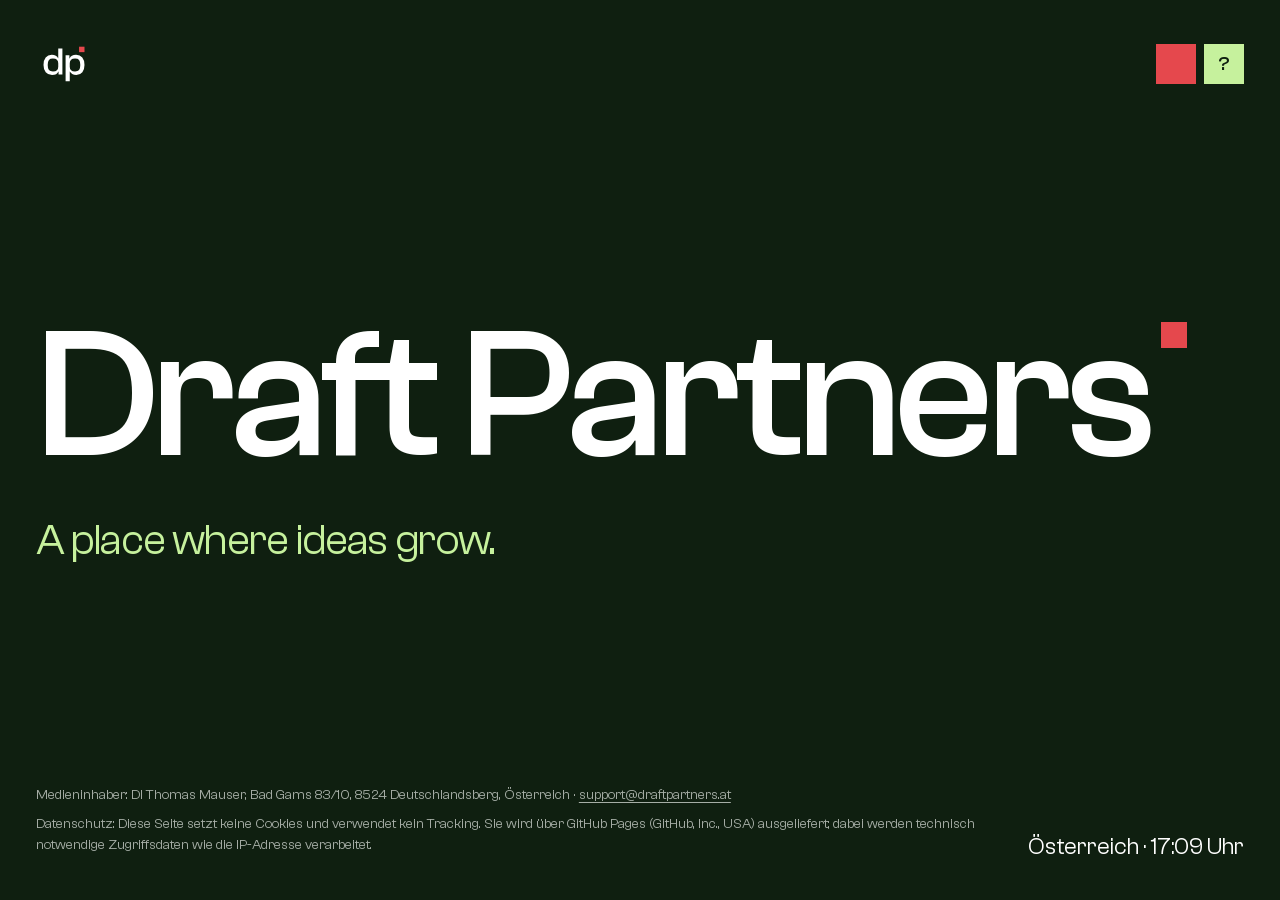
<file: index.html>
<!doctype html>
<html lang="de">
<head>
  <meta charset="utf-8">
  <meta name="viewport" content="width=device-width, initial-scale=1">
  <meta name="theme-color" content="#0f1f10">
  <link rel="icon" href="/favicon.svg" type="image/svg+xml">
  <link rel="apple-touch-icon" href="/apple-touch-icon.png">
  <title>Draft Partners – A place where ideas grow</title>
  <meta name="description" content="Draft Partners – A place where ideas grow.">
  <link rel="preload" href="/assets/fonts/ClashGrotesk-500.woff2" as="font" type="font/woff2" crossorigin>
  <link rel="stylesheet" href="/assets/landing.css?v=7">
  <script>document.documentElement.classList.add('js')</script>
</head>
<body>
  <header>
    <a href="/" aria-label="Draft Partners"><svg xmlns="http://www.w3.org/2000/svg" class="mark" width="56" height="56" viewBox="0 0 216 216" aria-hidden="true"><path transform="translate(24.00 148.78)" d="M37.80 1.50L37.80 1.50Q22.05 1.50 13.50-8.92Q4.95-19.35 4.95-37.35L4.95-37.35Q4.95-55.20 13.35-65.63Q21.750-76.05 36.90-76.05L36.90-76.05Q46.20-76.05 52.42-72.30Q58.65-68.55 61.35-63L61.35-63L61.80-63L61.80-100.50L77.85-100.50L77.85 0L63 0L63-12.30L62.40-12.30Q56.55 1.50 37.80 1.50ZM25.88-56.63Q21.15-51 21.15-37.35Q21.15-23.70 25.80-18Q30.45-12.30 41.40-12.30L41.40-12.30Q61.80-12.30 61.80-30.60L61.80-30.60L61.80-43.95Q61.80-62.25 41.40-62.25L41.40-62.25Q30.60-62.25 25.88-56.63Z M106.20-11.55L106.20 25.95L90.15 25.95L90.15-74.55L104.85-74.55L104.85-62.25L105.60-62.25Q111-76.05 130.50-76.05L130.50-76.05Q146.10-76.05 154.57-65.63Q163.05-55.20 163.05-37.20L163.05-37.20Q163.05-19.35 154.80-8.92Q146.55 1.50 131.55 1.50L131.55 1.50Q122.10 1.50 115.72-2.17Q109.35-5.85 106.65-11.55L106.65-11.55L106.20-11.55ZM106.20-43.95L106.20-30.60Q106.20-12.30 126.60-12.30L126.60-12.30Q137.40-12.30 142.13-18Q146.85-23.70 146.85-37.20L146.85-37.20Q146.85-50.85 142.20-56.55Q137.55-62.25 126.60-62.25L126.60-62.25Q106.20-62.25 106.20-43.95L106.20-43.95Z" fill="#ffffff"/><rect x="166.05" y="41.28" width="21" height="21" fill="#e5484d"/></svg></a>
    <div class="controls">
      <button class="font-reset" type="button" data-font-reset aria-label="Originalschrift" title="Originalschrift"></button>
      <button class="font-switch" type="button" data-font-switch lang="en" aria-label="Change your perspective" title="Change your perspective">?</button>
    </div>
  </header>
  <main>
    <h1 translate="no">Draft Partners<span class="dot" aria-hidden="true"></span></h1>
    <p class="vision" lang="en">A place where ideas grow.</p>
  </main>
  <footer>
    <div class="legal">
      <p>Medieninhaber: DI Thomas Mauser, Bad Gams 83/10, 8524 Deutschlandsberg, Österreich · <a href="mailto:support@draftpartners.at">support@draftpartners.at</a></p>
      <p>Datenschutz: Diese Seite setzt keine Cookies und verwendet kein Tracking. Sie wird über GitHub Pages (GitHub, Inc., USA) ausgeliefert; dabei werden technisch notwendige Zugriffsdaten wie die IP-Adresse verarbeitet.</p>
    </div>
    <p class="clock">Österreich · <span data-time>MEZ</span></p>
  </footer>
  <script>
    (() => {
      const el = document.querySelector('[data-time]');
      const fmt = new Intl.DateTimeFormat('de-AT', { timeZone: 'Europe/Vienna', hour: '2-digit', minute: '2-digit' });
      const tick = () => { el.textContent = `${fmt.format(new Date())} Uhr`; };
      tick();
      setInterval(tick, 30000);

      const fonts = ['Fraunces', 'Instrument Serif', 'Space Mono', 'Syne', 'Unbounded', 'Bricolage Grotesque', 'Playfair Display', 'DM Serif Display', 'Abril Fatface', 'Bebas Neue', 'Bungee', 'Archivo Black', 'Alfa Slab One', 'Shrikhand', 'Pacifico', 'Caveat', 'Permanent Marker', 'Orbitron', 'Cinzel', 'UnifrakturMaguntia', 'Special Elite', 'VT323', 'Major Mono Display', 'Comfortaa'];
      const h1 = document.querySelector('h1');
      const vision = document.querySelector('.vision');
      const text = h1.firstChild;
      const letters = [...text.textContent].map((ch) => {
        if (ch === ' ') return document.createTextNode(' ');
        const s = document.createElement('span');
        s.className = 'ch';
        s.textContent = ch;
        return s;
      });
      text.replaceWith(...letters);
      const spans = letters.filter((n) => n.nodeType === 1);
      let last = '';
      const pick = () => { let f; do { f = fonts[Math.floor(Math.random() * fonts.length)]; } while (f === last); last = f; return f; };

      const settle = (el, delay) => {
        el.classList.remove('is-new');
        void el.offsetWidth; // restart the animation
        el.style.animationDelay = `${delay}ms`;
        el.classList.add('is-new');
      };
      // wide mixes (e.g. Unbounded) must not run off the screen
      const fit = async (used) => {
        h1.style.fontSize = '';
        await Promise.all(used.map((f) => document.fonts.load(`500 1em "${f}"`)));
        const over = h1.scrollWidth / h1.clientWidth;
        if (over > 1) h1.style.fontSize = `${parseFloat(getComputedStyle(h1).fontSize) / over}px`;
      };
      document.querySelector('[data-font-switch]').addEventListener('click', () => {
        const used = spans.map((s) => { const f = pick(); s.style.fontFamily = `"${f}", "Clash Grotesk"`; return f; });
        spans.forEach((s, n) => settle(s, n * 35));
        vision.style.fontFamily = `"${pick()}", "Clash Grotesk"`;
        fit([...new Set(used)]);
      });
      document.querySelector('[data-font-reset]').addEventListener('click', () => {
        spans.forEach((s, n) => { s.style.fontFamily = ''; settle(s, n * 35); });
        vision.style.fontFamily = '';
        h1.style.fontSize = '';
      });
    })();
  </script>
</body>
</html>
</file>
<file: assets/landing.css>
@font-face {
  font-family: "Clash Grotesk";
  src: url("/assets/fonts/ClashGrotesk-400.woff2") format("woff2");
  font-weight: 400;
  font-display: swap;
}
@font-face {
  font-family: "Clash Grotesk";
  src: url("/assets/fonts/ClashGrotesk-500.woff2") format("woff2");
  font-weight: 500;
  font-display: swap;
}

/* fonts for the creative mix (all OFL, self-hosted; only downloaded when a letter uses them) */
@font-face { font-family: "Fraunces"; src: url("/assets/fonts/mix/Fraunces.woff2") format("woff2"); font-weight: 400 600; font-display: swap; }
@font-face { font-family: "Instrument Serif"; src: url("/assets/fonts/mix/InstrumentSerif.woff2") format("woff2"); font-weight: 400 600; font-display: swap; }
@font-face { font-family: "Space Mono"; src: url("/assets/fonts/mix/SpaceMono.woff2") format("woff2"); font-weight: 400 600; font-display: swap; }
@font-face { font-family: "Syne"; src: url("/assets/fonts/mix/Syne.woff2") format("woff2"); font-weight: 400 600; font-display: swap; }
@font-face { font-family: "Unbounded"; src: url("/assets/fonts/mix/Unbounded.woff2") format("woff2"); font-weight: 400 600; font-display: swap; }
@font-face { font-family: "Bricolage Grotesque"; src: url("/assets/fonts/mix/BricolageGrotesque.woff2") format("woff2"); font-weight: 400 600; font-display: swap; }
@font-face { font-family: "Playfair Display"; src: url("/assets/fonts/mix/PlayfairDisplay.woff2") format("woff2"); font-weight: 400 600; font-display: swap; }
@font-face { font-family: "DM Serif Display"; src: url("/assets/fonts/mix/DMSerifDisplay.woff2") format("woff2"); font-weight: 400 600; font-display: swap; }
@font-face { font-family: "Abril Fatface"; src: url("/assets/fonts/mix/AbrilFatface.woff2") format("woff2"); font-weight: 400 600; font-display: swap; }
@font-face { font-family: "Bebas Neue"; src: url("/assets/fonts/mix/BebasNeue.woff2") format("woff2"); font-weight: 400 600; font-display: swap; }
@font-face { font-family: "Bungee"; src: url("/assets/fonts/mix/Bungee.woff2") format("woff2"); font-weight: 400 600; font-display: swap; }
@font-face { font-family: "Archivo Black"; src: url("/assets/fonts/mix/ArchivoBlack.woff2") format("woff2"); font-weight: 400 600; font-display: swap; }
@font-face { font-family: "Alfa Slab One"; src: url("/assets/fonts/mix/AlfaSlabOne.woff2") format("woff2"); font-weight: 400 600; font-display: swap; }
@font-face { font-family: "Shrikhand"; src: url("/assets/fonts/mix/Shrikhand.woff2") format("woff2"); font-weight: 400 600; font-display: swap; }
@font-face { font-family: "Pacifico"; src: url("/assets/fonts/mix/Pacifico.woff2") format("woff2"); font-weight: 400 600; font-display: swap; }
@font-face { font-family: "Caveat"; src: url("/assets/fonts/mix/Caveat.woff2") format("woff2"); font-weight: 400 600; font-display: swap; }
@font-face { font-family: "Permanent Marker"; src: url("/assets/fonts/mix/PermanentMarker.woff2") format("woff2"); font-weight: 400 600; font-display: swap; }
@font-face { font-family: "Orbitron"; src: url("/assets/fonts/mix/Orbitron.woff2") format("woff2"); font-weight: 400 600; font-display: swap; }
@font-face { font-family: "Cinzel"; src: url("/assets/fonts/mix/Cinzel.woff2") format("woff2"); font-weight: 400 600; font-display: swap; }
@font-face { font-family: "UnifrakturMaguntia"; src: url("/assets/fonts/mix/UnifrakturMaguntia.woff2") format("woff2"); font-weight: 400 600; font-display: swap; }
@font-face { font-family: "Special Elite"; src: url("/assets/fonts/mix/SpecialElite.woff2") format("woff2"); font-weight: 400 600; font-display: swap; }
@font-face { font-family: "VT323"; src: url("/assets/fonts/mix/VT323.woff2") format("woff2"); font-weight: 400 600; font-display: swap; }
@font-face { font-family: "Major Mono Display"; src: url("/assets/fonts/mix/MajorMonoDisplay.woff2") format("woff2"); font-weight: 400 600; font-display: swap; }
@font-face { font-family: "Comfortaa"; src: url("/assets/fonts/mix/Comfortaa.woff2") format("woff2"); font-weight: 400 600; font-display: swap; }

:root {
  --bg: #0f1f10;
  --ink: #ffffff;
  --muted: #a6aea6;
  --accent: #c6f19d;
  --margin: clamp(20px, 2.8vw, 40px);
  color-scheme: dark;
}

* { box-sizing: border-box; }

html, body { margin: 0; background: var(--bg); color: var(--ink); }

body {
  font-family: var(--font, "Clash Grotesk"), system-ui, sans-serif;
  min-height: 100svh;
  display: flex;
  flex-direction: column;
  justify-content: space-between;
  padding: var(--margin);
  -webkit-font-smoothing: antialiased;
}

a { color: inherit; text-decoration-thickness: 0.07em; text-underline-offset: 0.2em; }
:focus-visible { outline: 3px solid var(--accent); outline-offset: 3px; }

main { flex: 1; display: flex; flex-direction: column; justify-content: center; }

h1 {
  margin: 0;
  font-weight: 500;
  font-size: clamp(2.5rem, 14.5vw, 16rem);
  letter-spacing: -0.04em;
  line-height: 0.9;
  white-space: nowrap;
}

/* same proportions as the logo: 0.14em square, top 0.047em above the ascender */
h1 .dot {
  display: inline-block;
  width: 0.14em;
  height: 0.14em;
  margin-left: 0.06em;
  vertical-align: 0.577em;
  background: #e5484d;
}

.vision {
  margin: clamp(1.5rem, 3vw, 3rem) 0 0;
  font-size: clamp(1.5rem, 1.1rem + 2vw, 3rem);
  letter-spacing: -0.02em;
  line-height: 1.1;
  color: var(--accent);
}

header { display: flex; flex-wrap: wrap; justify-content: space-between; align-items: center; gap: 1rem; }
header .mark { display: block; }
.font-switch {
  font: inherit;
  font-size: 1.25rem;
  font-weight: 500;
  width: 40px;
  height: 40px;
  padding: 0;
  background: var(--accent);
  color: var(--bg);
  border: 0;
  cursor: pointer;
  transition: transform 140ms cubic-bezier(0.22, 1, 0.36, 1);
}
.font-switch:active { transform: scale(0.97); }
.controls { display: flex; gap: 8px; }
.font-reset {
  width: 40px;
  height: 40px;
  padding: 0;
  background: #e5484d;
  border: 0;
  cursor: pointer;
  transition: transform 140ms cubic-bezier(0.22, 1, 0.36, 1);
}
.font-reset:active { transform: scale(0.97); }

h1 .ch { display: inline-block; }
@media (prefers-reduced-motion: no-preference) {
  h1 .ch.is-new { animation: settle 420ms cubic-bezier(0.16, 1, 0.3, 1) both; }
}
@keyframes settle { from { opacity: 0; transform: translateY(0.12em); } to { opacity: 1; transform: none; } }

footer { display: flex; flex-wrap: wrap; justify-content: space-between; align-items: flex-end; gap: 1.5rem; font-size: 0.875rem; color: var(--muted); line-height: 1.5; }
footer .legal { max-width: 60rem; }
footer p { margin: 0 0 0.5rem; }
footer .clock { margin: 0; font-size: clamp(1.125rem, 1rem + 0.6vw, 1.5rem); color: var(--ink); white-space: nowrap; }

@media (prefers-reduced-motion: no-preference) {
  .js h1, .js .vision { opacity: 0; transform: translateY(24px); animation: rise 900ms cubic-bezier(0.16, 1, 0.3, 1) forwards; }
  .js .vision { animation-delay: 180ms; }
}
@keyframes rise { to { opacity: 1; transform: none; } }
</file>
